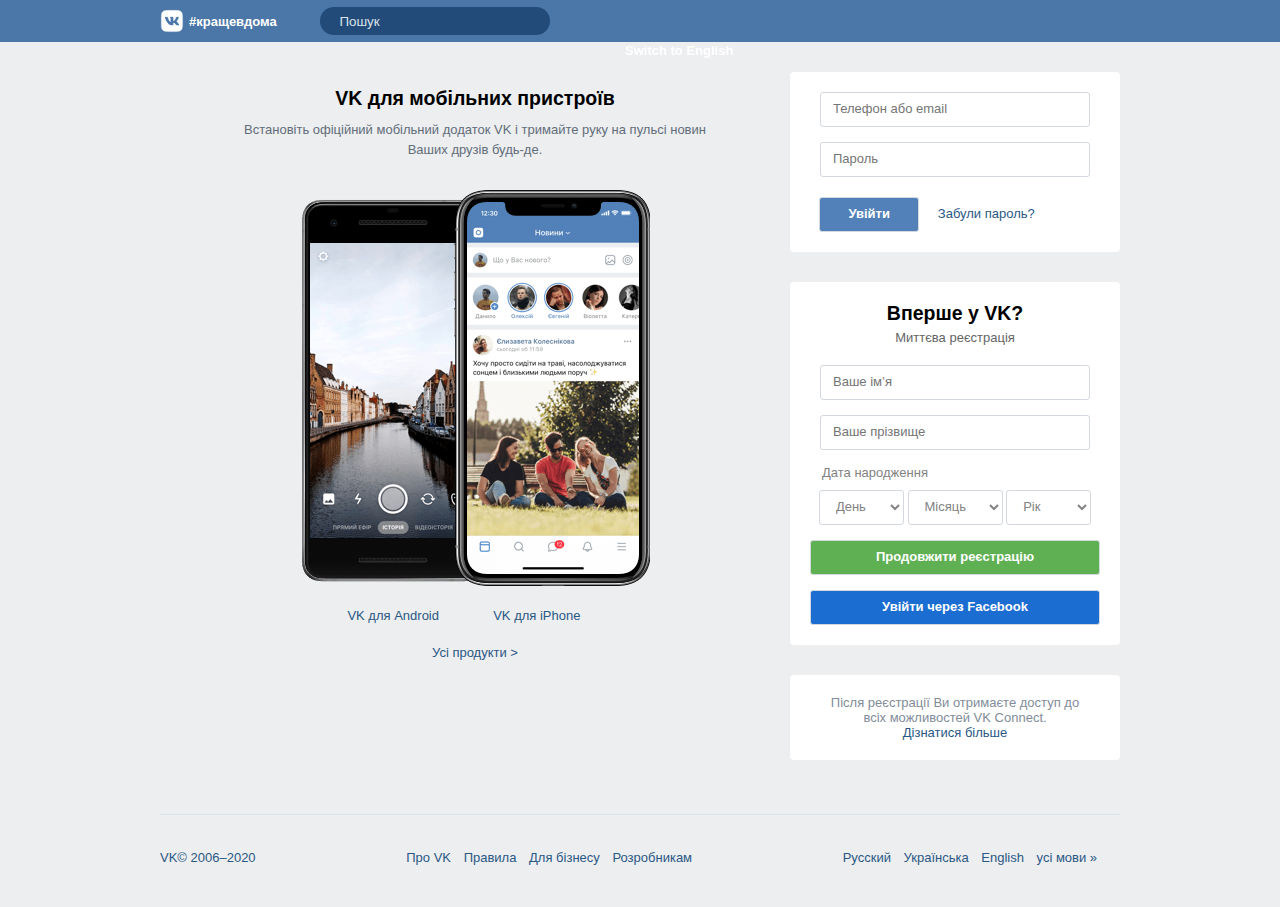
<file: index.html>
<!Doctype html>
<html>
	<head>
		<meta charset="utf-8">
		<title>Ласкаво просимо&#33; | VK</title>
		<link rel="stylesheet" type="text/css" href="style.css">
		<link rel="shortcut icon" href="icon.png">
	</head>	
	<body>
		<div class="wrapper">
			<div class="header">
				<div class="header-body">
					<ul>
						<li><a href="index.html"><img id="el1" src="logo.png" width="24"><span id="el2"><b>#кращевдома</b></span></a></li>
						<li>
							<form>
								<input id="el3" type="search" placeholder="Пошук">
							</form>
						</li>
						<li><a id="el4" href="index.html"><b>Switch to English</b></a></li>
					</ul>
				</div>
			</div>
			<div class="body-body">
				<div class="box-left">
					<h2>VK для мобільних пристроїв</h2>
					<p>Встановіть офіційний мобільний додаток VK і тримайте руку на пульсі новин<br>Ваших друзів будь-де.</p>
					<img src="phone.png">
					<ul>
						<li><a href="https://play.google.com/store/apps/details?id=com.vkontakte.android">VK для Android</a></li>
						<li><a href="https://itunes.apple.com/ru/app/id564177498">VK для iPhone</a></li>
					</ul>
					<a href="https://vk.com/products">Усі продукти ></a></a>
				</div>
				<div class="box-right">
					<form action="/echo" method="post">
						<input type="text" placeholder="Телефон або email"><br>
						<input type="password" placeholder="Пароль">
						<ul>
							<li><input type="submit" value="Увійти" id="button-login"></li>
							<li><a id="forgot" href="restore.html">Забули пароль?</a></li>
						</ul>
					</form>
					<form action="/echo" method="post">
						<h2>Вперше у VK?</h2>
						<p id="h-reg">Миттєва реєстрація</p>
						<input type="text" placeholder="Ваше ім’я"><br>
						<input type="text" placeholder="Ваше прізвище"><br>
						<label>Дата народження</label><br>
						<select name="day-birthday" id="day-birthday">
							<option>День</option>
							<option>1</option>
							<option>2</option>
						</select>
						<select name="month-birthday" id="month-birthday">
							<option>Місяць</option>
							<option>Січень</option>
							<option>Лютий</option>
						</select>
						<select name="year-birthday" id="year-birthday">
							<option>Рік</option>
							<option>1950</option>
							<option>1951</option>
						</select>
						<input type="submit" value="Продовжити реєстрацію"><br>
						<input type="button" value="Увійти через Facebook">
					</form>
					<p>Після реєстрації Ви отримаєте доступ до<br> всіх можливостей VK Connect.<br><a href="https://connect.vk.com/promo">Дізнатися більше</a></p>
				</div>
			</div>
			<div class="footer">
				<ul>
					<li id="el1"><a href="https://vk.com/about">VK</a>© 2006–2020</li>
					<li><a href="https://vk.com/about">Про VK</a></li>
					<li><a href="https://vk.com/terms">Правила</a></li>
					<li><a href="https://vk.com/biz?utm_source=vk_inside&utm_medium=authorization">Для бізнесу</a></li>
					<li id="el5"><a href="https://vk.com/dev">Розробникам</a></li>
					<li><a href="index.html">Русский</a></li>
					<li><a href="index.html">Українська</a></li>
					<li><a href="index.html">English</a></li>
					<li><a href="index.html">усі мови &raquo;</a></li>
				</ul>
			</div>
		</div>
	</body>
</html>
</file>
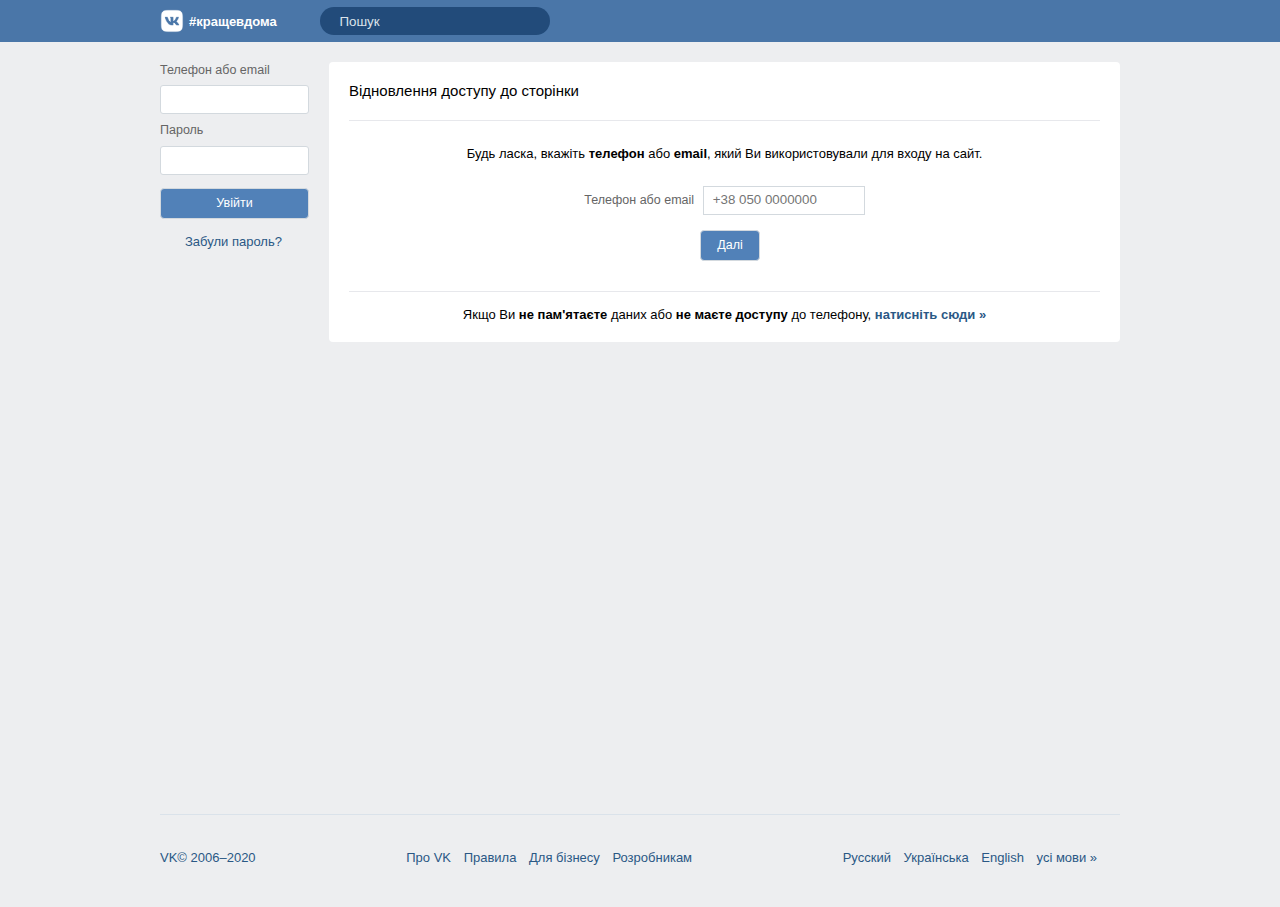
<file: restore.html>
<!Doctype html>
<html>
	<head>
		<meta charset="utf-8">
		<title>Відновлення доступу до сторінки | VK</title>
		<link rel="stylesheet" type="text/css" href="style.css">
		<link rel="shortcut icon" href="icon.png">
	</head>	
	<body>
		<div class="wrapper">
			<div class="header">
				<div class="header-body">
					<ul>
						<li><a href="index.html"><img id="el1" src="logo.png" width="24"><span id="el2"><b>#кращевдома</b></span></a></li>
						<li>
							<form>
								<input id="el3" type="search" placeholder="Пошук">
							</form>
						</li>
					</ul>
				</div>
			</div>
			<div class="body-body">
				<div class="box-left-restore">
					<form action="/echo" method="post">
						<label>Телефон або email</label><br>
						<input type="text"><br>
						<label>Пароль</label><br>
						<input type="password"><br>
						<input type="submit" value="Увійти"><br>
						<a href="restore.html">Забули пароль?</a>
					</form>
				</div>
				<div class="box-right-restore">
					<form action="/echo" method="post">
						<h2>Відновлення доступу до сторінки</h2>
						<p>Будь ласка, вкажіть <strong>телефон</strong> або <strong>email</strong>, який Ви використовували для входу на сайт.</p>
						<label>Телефон або email</label>
						<input type="text" maxlength="13" placeholder="+38 050 0000000"><br>
						<input type="submit" value="Далі">
						<p id="p-bottom">Якщо Ви <strong>не пам'ятаєте</strong> даних або <strong>не маєте доступу</strong> до телефону, <a href="https://vk.com/restore?act=return_page&from=dont_remember"><strong>натисніть сюди »</strong></a></p>
					</form>
				</div>
			</div>
			<div class="footer">
				<ul>
					<li id="el1"><a href="https://vk.com/about">VK</a>© 2006–2020</li>
					<li><a href="https://vk.com/about">Про VK</a></li>
					<li><a href="https://vk.com/terms">Правила</a></li>
					<li><a href="https://vk.com/biz?utm_source=vk_inside&utm_medium=authorization">Для бізнесу</a></li>
					<li id="el5"><a href="https://vk.com/dev">Розробникам</a></li>
					<li><a href="index.html">Русский</a></li>
					<li><a href="index.html">Українська</a></li>
					<li><a href="index.html">English</a></li>
					<li><a href="index.html">усі мови &raquo;</a></li>
				</ul>
			</div>
		</div>
	</body>
</html>
</file>
<file: style.css>
* {
	margin: 0;
    padding: 0;
}
body {
	width:100%;
	background: #edeef0;
    font-size: 13px;
    font-family: Roboto,Helvetica Neue,Geneva,"Noto Sans Armenian",sans-serif,arial,Tahoma,verdana;
    line-height: 1.154;
    font-weight: 400;
}
.wrapper {
	width: 960px;
	margin: 0 auto;
}
.header {
	position: fixed;
    height: 42px;
    width: 100%;
    left: 0;
    top: 0;
    z-index: 120;
	background-color: #4a76a8;
	color: white;
}
.header-body {
	width: 960px;
	margin: 0 auto;
	height: 42px;
}
.header-body li, .body-body li, .footer li{
	display: inline-block;
	list-style-type: none;
}
.header-body a {
	color: white;
    font-weight: 500;
	text-decoration: none;
}
.header-body a:hover {
	color:#c2ceda;
}
.header-body #el1, #el2, #el3, #el4 {
	vertical-align:middle;	
}
.header-body #el2 {
	margin: 0 40px 0 5px;
}
.header-body #el3 {
	border: 0;
    box-sizing: border-box;
    padding: 6px 6px 6px 19px;
    margin: 7px 0;
    height: 28px;
    line-height: 16px;
    width: 230px;
    border-radius: 14px;
	background-color: #224b7a;
}
.header-body #el3:focus {
	border-radius: 14px;
	background-color: #dae2ea;
	border: 0;
	outline: none;
}
.header-body ::placeholder {
	color: #dae2ea;
}
.header-body #el4 {
	margin-left: 465px;
}
.body-body {
	width: 960px;
	min-height: 712px;
	margin-top: 42px;
	padding: 30px 0;
}
.body-body h2, .body-body p {
	text-align: center;
}
.box-left {
	float: left;
	width: 630px;
	min-height: 720px;
	padding-top: 15px;
	text-align: center;
}
.box-left p {
	color: #626d7a;
	font-size: 13px;
	margin-top: 10px;
	line-height: 20px;
}
.box-left img {
	margin: 30px 0 10px 0;
}
.box-left a, .box-right a, .footer a, .box-left-restore a, .box-right-restore a {	
	color: #2a5885;
	text-decoration: none;
}
.box-left a:hover, .box-right a:hover, .footer a:hover, .box-left-restore a:hover, .box-right-restore a:hover {
	text-decoration: underline;
}
.box-left ul> li > a {
	display:block;
	text-decoration: none;
	margin: 0 20px 15px 0;
	padding-top: 8px;
	width: 120px;
	height: 22px;
}
.box-left ul> li > a:hover {
	color: #4a7bab;
	background-color: #dae2ea;
	border-radius: 3px;
}
.box-right {
	float: right;
	width: 330px;
	min-height: 720px;
}
.box-right form, .box-right p {
	padding: 20px;
	margin-bottom: 30px;
	background-color: white;
	text-align: center;
	border-radius: 4px;
}
.box-right p {
	color: #818c99;
	margin-bottom: 0;
}
.box-right #h-reg {
	color: #656565;
	padding-top: 5px;
}
.box-right input, .box-right select {
	height: 35px;
	margin-bottom: 15px;
    border-radius: 3px;
	font-size: 13px;
    padding: 6px 12px 8px;
	color: #828282;
	background-color: white;
    box-sizing: border-box;
	border: 1px solid #d3d9de;
	outline: none;
}
.box-right input[type="text"], .box-right input[type="password"] {
    width: 270px;
}
.box-right label {
	font-size: 13px;
	font-weight: 500;
	color: #828282;
	margin-left: -160px;
}
.box-right #day-birthday, .box-right #year-birthday, .box-right #month-birthday {
	width: 85px;
	margin-top: 10px;
}
.box-right #month-birthday {
	width: 95px;
	margin-top: 10px;
}
.box-right input[type="text"]:focus::placeholder, .box-right input[type="password"]:focus::placeholder {
	color: #a5b4a5;
}
.box-right #button-login {
	width: 100px;
	margin: 5px 0 0 -56px;
	font-size: 13px;
    border-radius: 3px;
	background-color: #5181b8;
	color: white;
}
.box-right #button-login:hover, .box-left-restore input[type="submit"]:hover, .box-right-restore input[type="submit"]:hover {
	background-color: #6d8fb3;
}
.box-right [type="button"]:active, .box-right [type="submit"]:active, #button-login:active, .box-left-restore input[type="submit"]:active, .box-right-restore input[type="submit"]:active {
	font-size: 12px;
}
.box-right [type="submit"] {
	width: 100%;
	font-size: 13px;
	font-weight: 600;
	background-color: #5fb053;
	color: white;
	margin-bottom: 0;
}
.box-right [type="button"] {
	width: 100%;
	font-size: 13px;
	font-weight: 600;
	background-color: #1b6dd1;
	color: white;
	margin: 15px 0 0;
}
.box-right [type="submit"]:hover {
	background-color: #79bd6f;
}
.box-right [type="button"]:hover {
	background-color: #2c77d2;
}
.box-right #forgot {
	padding-left: 15px;
}
.footer {
	width: 100%;
	height: 92px;
	border-top: 0.5px solid #dae2ea;
}
.footer li {
	padding: 35px 9px 0 0;
	color: #2a5885;
}
.footer #el1, .footer #el5 {
	margin-right: 138px;
}
.box-left-restore {
	float: left;
	width: 149px;
	margin-top: -10px;
	text-align: left;
}
.box-left-restore label {
	padding: 0 0 8px;
    color: #656565;
    font-size: 12.5px;
    font-weight: 500;
}
.box-left-restore input[type="text"], .box-left-restore input[type="password"] {
	width: 149px;
	padding: 5px 9px 7px;
	margin: 8px 0;
    border-radius: 3px;
    box-sizing: border-box;
	border: 1px solid #d3d9de;
	outline: none;
}
.box-left-restore input[type="text"]:focus, .box-left-restore input[type="password"]:focus, .box-right-restore input[type="text"]:focus, {
	border: 1px solid #97abbb;
}
.box-left-restore input[type="submit"] {
	width: 100%;
	padding: 7px 16px 8px;
    margin: 5px 0 15px 0;
    font-size: 12.5px;
	color: white;
    outline: none;
	background-color: #5181b8;
	border-radius: 4px;
	border: 1px solid #d3d9de;
    box-sizing: border-box;
}
.box-left-restore a {
	margin-left: 25px;
}
.box-right-restore {
	float: right;
	width: 751px;
	padding: 20px;
	text-align: center;
	margin-top: -10px;
	background-color: white;
	border-radius: 4px;
}
.box-right-restore h2 {
	display: block;
	height: 38px;
	font-size: 15px;
	font-weight: 500;
	text-align: left;
	border-bottom: 1px solid #e7e8ec;
	margin-bottom: 25px;
}
.box-right-restore input[type="submit"] {
	width: 60px;
	padding: 7px 16px 8px;
    margin: 5px 0 30px 11px;
    font-size: 12.5px;
	color: white;
    outline: none;
	background-color: #5181b8;
	border-radius: 4px;
	border: 1px solid #d3d9de;
    box-sizing: border-box;
}
.box-right-restore input[type="text"] {
	width: 162px;
	padding: 5px 9px 7px;
	margin: 25px 0 10px 5px;
    box-sizing: border-box;
	border: 1px solid #d3d9de;
	outline: none;
}
.box-right-restore label {
	padding: 0 0 8px;
    color: #656565;
    font-size: 12.5px;
}
.box-right-restore #p-bottom {
	padding-top: 15px;
	border-top: 1px solid #e7e8ec;
}
</file>
